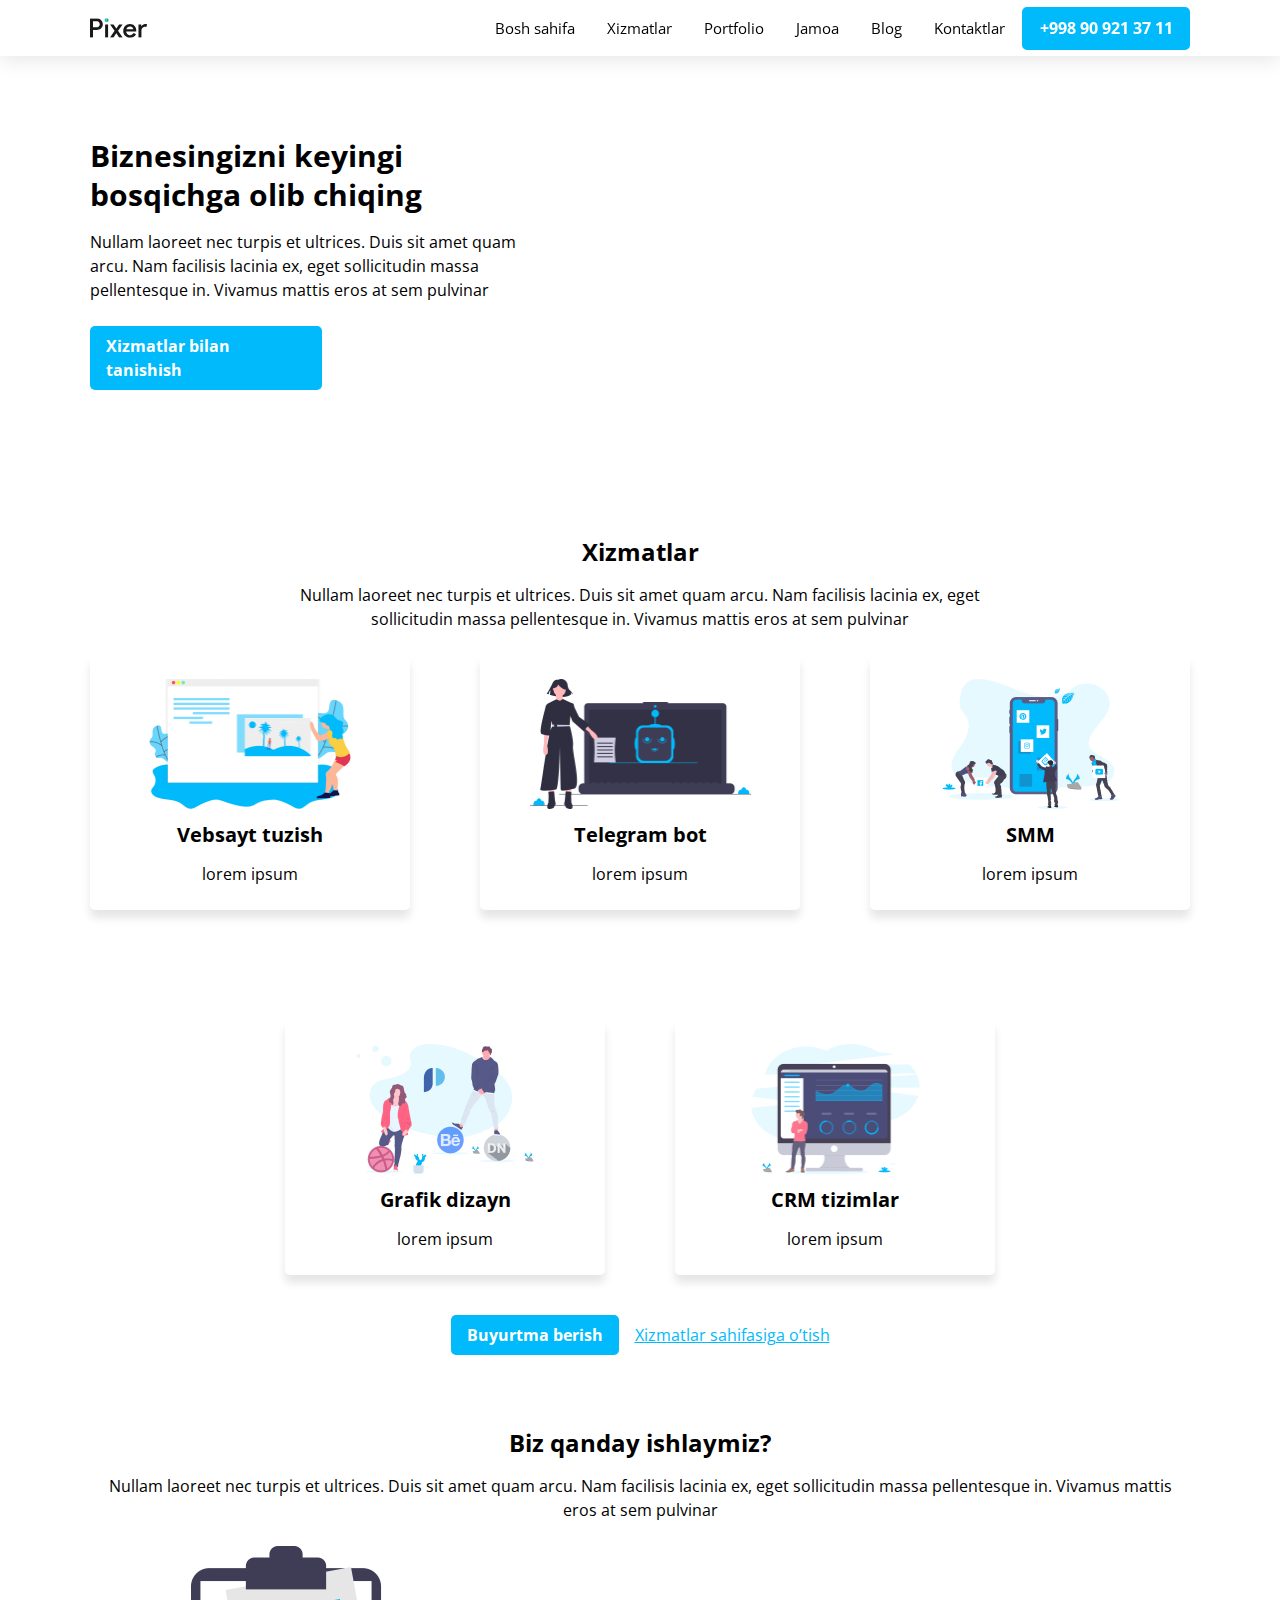
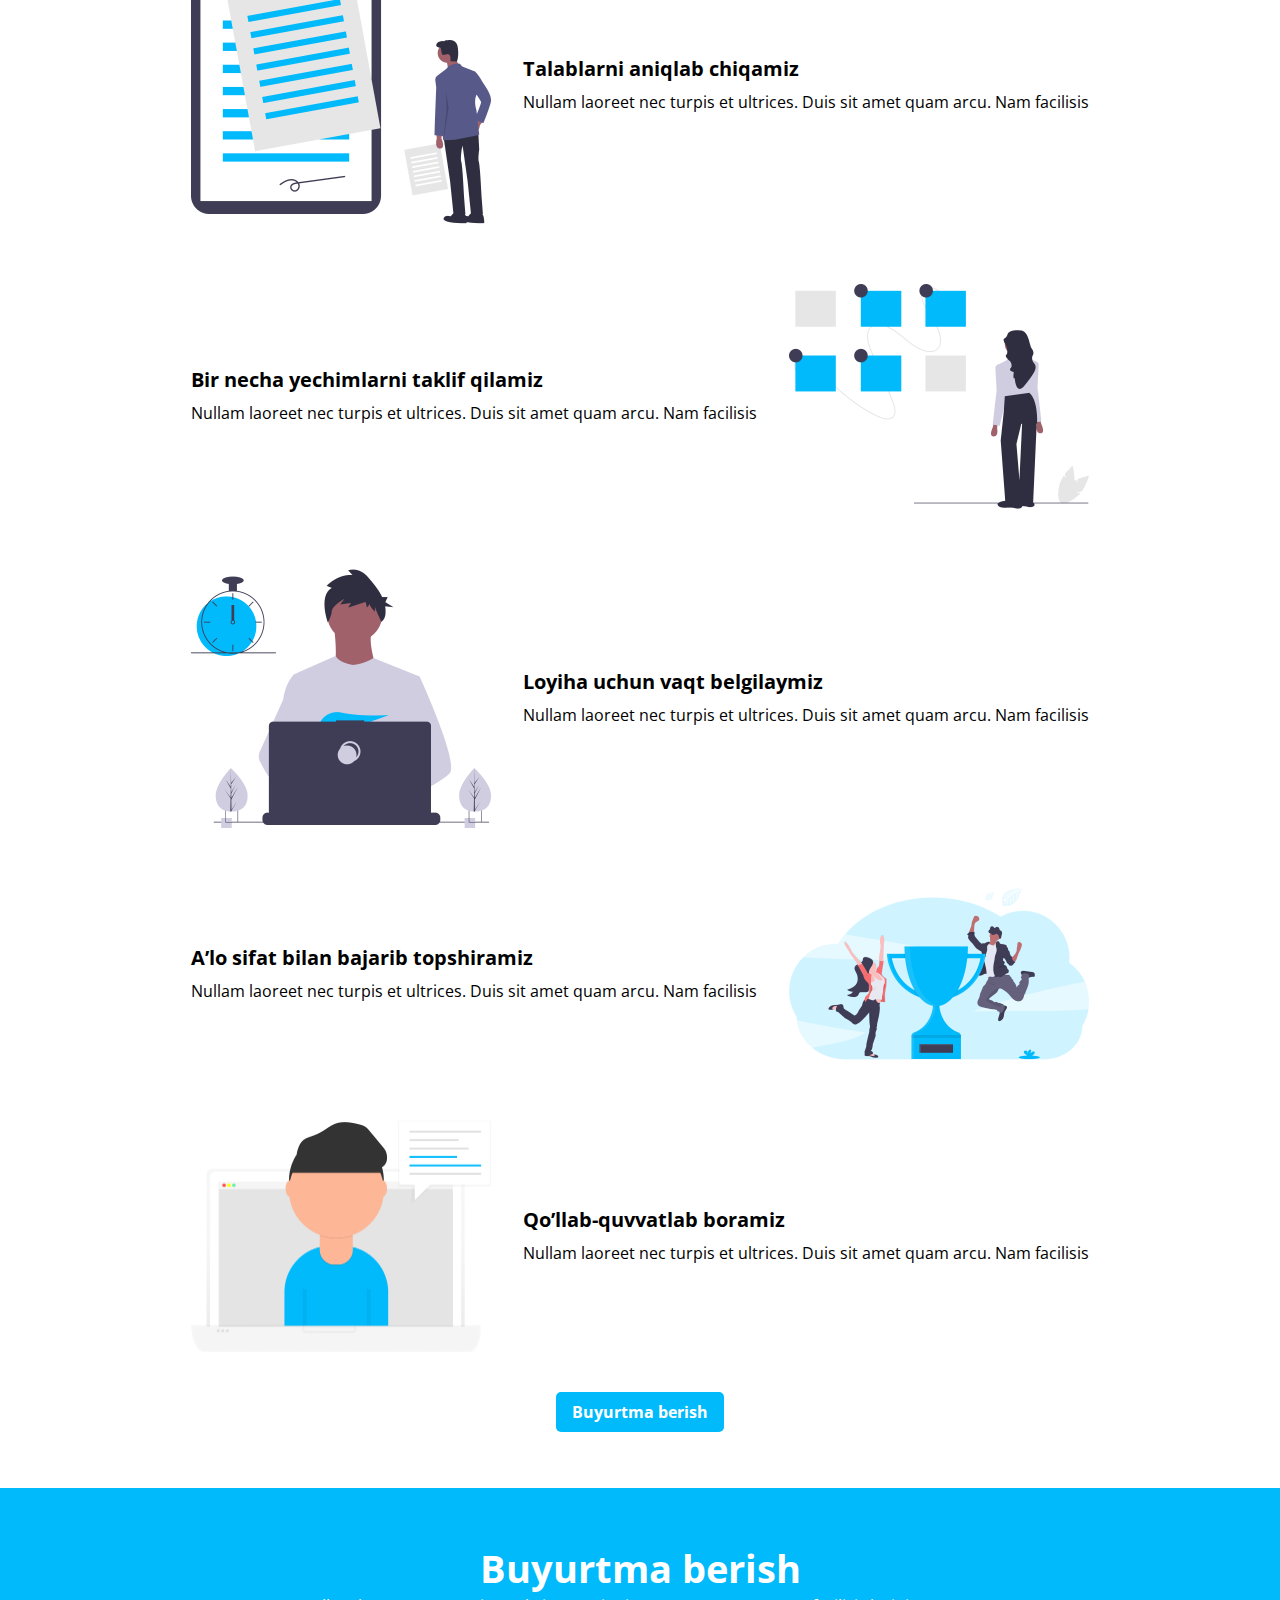
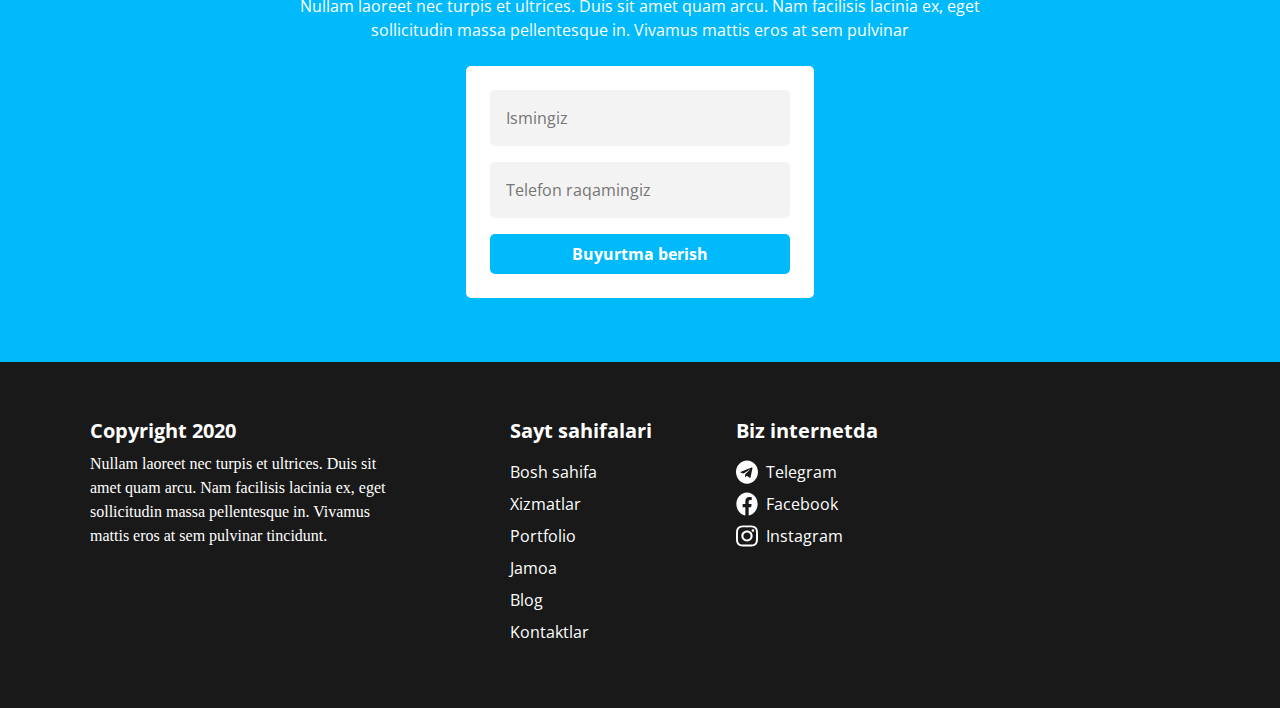
<file: index.html>
<!DOCTYPE html>
<html lang="uz">
  <head>
    <meta charset="UTF-8" />
    <meta http-equiv="X-UA-Compatible" content="IE=edge" />
    <meta name="viewport" content="width=device-width, initial-scale=1.0" />
    <title>Pixer</title>
    <!-- google fonts -->
    <link rel="preconnect" href="https://fonts.googleapis.com" />
    <link rel="preconnect" href="https://fonts.gstatic.com" crossorigin />
    <link
      href="https://fonts.googleapis.com/css2?family=Open+Sans:wght@400;700&display=swap"
      rel="stylesheet"
    />
    <!-- Styles -->
    <link rel="stylesheet" href="./css/normalize.css" />
    <link rel="stylesheet" href="./css/style.css" />
  </head>
  <body>
    <!-- header -->
    <header class="header">
      <div class="container">
        <a class="header-logo" href="./index.html">
          <img
            class="header-logo-icon"
            src="./images/svg/pixer-logo.svg"
            alt="pixer logo"
            width="58"
            height="20"
          />
        </a>
        <nav class="header-nav">
          <ul class="header-nav-list">
            <li class="header-nav-item">
              <a class="header-nav-link" href="#">Bosh sahifa</a>
            </li>
            <li class="header-nav-item header-nav-services">
              <a class="header-nav-link" href="./pages/services.html"
                >Xizmatlar</a
              >
              <ul class="dropdown">
                <li class="dropdown-item">
                  <a class="dropdown-link" href="#">Vebsayt</a>
                </li>
                <li class="dropdown-item">
                  <a class="dropdown-link" href="#">Telegram bot</a>
                </li>
                <li class="dropdown-item">
                  <a class="dropdown-link" href="#">SMM</a>
                </li>
                <li class="dropdown-item">
                  <a class="dropdown-link" href="#">Grafik dizayn</a>
                </li>
                <li class="dropdown-item">
                  <a class="dropdown-link" href="#">CRM tizim</a>
                </li>
              </ul>
            </li>
            <li class="header-nav-item">
              <a class="header-nav-link" href="#">Portfolio</a>
            </li>
            <li class="header-nav-item">
              <a class="header-nav-link" href="#">Jamoa</a>
            </li>
            <li class="header-nav-item">
              <a class="header-nav-link" href="#">Blog</a>
            </li>
            <li class="header-nav-item">
              <a class="header-nav-link" href="#">Kontaktlar</a>
            </li>
          </ul>
        </nav>
        <a class="primary-btn header-btn" href="tel:+998 90 921 37 11"
          >+998 90 921 37 11</a
        >
      </div>
    </header>
    <!-- header end -->

    <!-- main -->
    <main class="main">
      <!-- hero -->
      <section class="hero">
        <div class="hero-container container">
          <div class="hero-text-wrapper">
            <div class="hero-title">
              Biznesingizni keyingi bosqichga olib chiqing
            </div>
            <div class="hero-text">
              Nullam laoreet nec turpis et ultrices. Duis sit amet quam arcu.
              Nam facilisis lacinia ex, eget sollicitudin massa pellentesque in.
              Vivamus mattis eros at sem pulvinar
            </div>
            <a class="primary-btn hero-btn" href="#"
              >Xizmatlar bilan tanishish</a
            >
          </div>
          <div class="hero-youtube">
            <iframe
              width="458"
              height="258"
              src="https://www.youtube.com/embed/6_pru8U2RmM"
              title="YouTube video player"
              frameborder="0"
              allow="accelerometer; autoplay; clipboard-write; encrypted-media; gyroscope; picture-in-picture; web-share"
              allowfullscreen
            ></iframe>
          </div>
        </div>
      </section>

      <section class="services">
        <div class="services-container container">
          <h1 class="services-title">Xizmatlar</h1>
          <p class="services-text">
            Nullam laoreet nec turpis et ultrices. Duis sit amet quam arcu. Nam
            facilisis lacinia ex, eget sollicitudin massa pellentesque in.
            Vivamus mattis eros at sem pulvinar
          </p>
          <div class="card-wrapper">
            <div class="card">
              <img
                class="card-img card-img1"
                src="./images/png/website-illustration@2x.png"
                alt="web"
              />
              <h1 class="card-title">Vebsayt tuzish</h1>
              <p class="card-text">lorem ipsum</p>
            </div>
            <div class="card">
              <img
                class="card-img card-img2"
                src="./images/png/bot-illustration@2x.png"
                alt="bot"
              />
              <h1 class="card-title">Telegram bot</h1>
              <p class="card-text">lorem ipsum</p>
            </div>
            <div class="card">
              <img
                class="card-img card-img3"
                src="./images/png/smm-illustration@2x.png"
                alt="smm"
              />
              <h1 class="card-title">SMM</h1>
              <p class="card-text">lorem ipsum</p>
            </div>
            <div class="card">
              <img
                class="card-img card-img4"
                src="./images/png/design-illustration@2x.png"
                alt="design"
              />
              <h1 class="card-title">Grafik dizayn</h1>
              <p class="card-text">lorem ipsum</p>
            </div>
            <div class="card">
              <img
                class="card-img card-img5"
                src="./images/png/crm-illustration@2x.png"
                alt="crm"
              />
              <h1 class="card-title">CRM tizimlar</h1>
              <p class="card-text">lorem ipsum</p>
            </div>
          </div>
          <div class="services-links">
            <a href="#" class="primary-btn services-btn">Buyurtma berish</a>
            <a href="#" class="services-link">Xizmatlar sahifasiga o’tish</a>
          </div>
        </div>
      </section>
      <section class="work">
        <div class="work-container container">
          <h1 class="work-title">Biz qanday ishlaymiz?</h1>
          <p class="work-text">
            Nullam laoreet nec turpis et ultrices. Duis sit amet quam arcu. Nam
            facilisis lacinia ex, eget sollicitudin massa pellentesque in.
            Vivamus mattis eros at sem pulvinar
          </p>
          <ul class="frame-wrapper">
            <li class="frame">
              <img
                class="frame-img"
                src="./images/png/step-illlustration@2x.png"
                alt="frame1"
              />
              <div class="frame-content">
                <h2 class="frame-title">Talablarni aniqlab chiqamiz</h2>
                <p class="frame-text">
                  Nullam laoreet nec turpis et ultrices. Duis sit amet quam
                  arcu. Nam facilisis
                </p>
              </div>
            </li>
            <li class="frame revers">
              <img
                class="frame-img"
                src="./images/png/step-illlustration2@2x.png"
                alt="frame1"
              />
              <div class="frame-content">
                <h2 class="frame-title">
                  Bir necha yechimlarni taklif qilamiz
                </h2>
                <p class="frame-text">
                  Nullam laoreet nec turpis et ultrices. Duis sit amet quam
                  arcu. Nam facilisis
                </p>
              </div>
            </li>
            <li class="frame">
              <img
                class="frame-img"
                src="./images/png/step-illustration3@2x.png"
                alt="frame1"
              />
              <div class="frame-content">
                <h2 class="frame-title">Loyiha uchun vaqt belgilaymiz</h2>
                <p class="frame-text">
                  Nullam laoreet nec turpis et ultrices. Duis sit amet quam
                  arcu. Nam facilisis
                </p>
              </div>
            </li>
            <li class="frame revers">
              <img
                class="frame-img"
                src="./images/png/step-illustration4@2x.png"
                alt="frame1"
              />
              <div class="frame-content">
                <h2 class="frame-title">
                  A’lo sifat bilan bajarib topshiramiz
                </h2>
                <p class="frame-text">
                  Nullam laoreet nec turpis et ultrices. Duis sit amet quam
                  arcu. Nam facilisis
                </p>
              </div>
            </li>
            <li class="frame">
              <img
                class="frame-img"
                src="./images/png/step-illustration5@2x.png"
                alt="frame1"
              />
              <div class="frame-content">
                <h2 class="frame-title">Qo’llab-quvvatlab boramiz</h2>
                <p class="frame-text">
                  Nullam laoreet nec turpis et ultrices. Duis sit amet quam
                  arcu. Nam facilisis
                </p>
              </div>
            </li>
          </ul>
          <a class="primary-btn work-btn" href="#">Buyurtma berish</a>
        </div>
      </section>
    </main>
    <!-- main end -->

    <!-- form -->
    <section class="orderform" id="orderform">
      <div class="orderform-container container">
        <h3 class="orderform-title">Buyurtma berish</h3>
        <p class="orderform-desc">
          Nullam laoreet nec turpis et ultrices. Duis sit amet quam arcu. Nam
          facilisis lacinia ex, eget sollicitudin massa pellentesque in. Vivamus
          mattis eros at sem pulvinar
        </p>
        <form class="orderform-form" action="https://echo.htmlacademy.ru">
          <input type="text" name="ism" placeholder="Ismingiz" required />
          <input
            type="text"
            name="tel"
            placeholder="Telefon raqamingiz"
            required
          />
          <input
            class="form-btn primary-btn"
            type="submit"
            value="Buyurtma berish"
          />
        </form>
      </div>
    </section>
    <!-- form end -->

    <!-- footer -->
    <footer class="footer">
      <section class="footer-container container">
        <div class="copyright">
          <h3 class="footer-title">Copyright 2020</h3>
          <div class="copyright-desc">
            Nullam laoreet nec turpis et ultrices. Duis sit amet quam arcu. Nam
            facilisis lacinia ex, eget sollicitudin massa pellentesque in.
            Vivamus mattis eros at sem pulvinar tincidunt.
          </div>
        </div>
        <ul class="footer-list footer-list1">
          <li class="footer-list__item">
            <h3 class="footer-title">Sayt sahifalari</h3>
          </li>
          <li class="footer-list__item">
            <a class="footer-list__link" href="./index.html">Bosh sahifa</a>
          </li>
          <li class="footer-list__item">
            <a class="footer-list__link" href="#">Xizmatlar</a>
          </li>
          <li class="footer-list__item">
            <a class="footer-list__link" href="#">Portfolio</a>
          </li>
          <li class="footer-list__item">
            <a class="footer-list__link" href="#">Jamoa</a>
          </li>
          <li class="footer-list__item">
            <a class="footer-list__link" href="#">Blog</a>
          </li>
          <li class="footer-list__item">
            <a class="footer-list__link" href="#">Kontaktlar</a>
          </li>
        </ul>
        <ul class="footer-list footer-list2">
          <li class="footer-list__item">
            <h3 class="footer-title">Biz internetda</h3>
          </li>
          <li class="footer-list__item">
            <img
              src="./images/svg/telegram.svg"
              alt="Telegram"
              class="footer-list__icon"
            />
            <a class="footer-list__link" href="./index.html">Telegram</a>
          </li>
          <li class="footer-list__item">
            <img
              src="./images/svg/facebook.svg"
              alt="Facebook"
              class="footer-list__icon"
            />
            <a class="footer-list__link" href="#">Facebook</a>
          </li>
          <li class="footer-list__item">
            <img
              src="./images/svg/instagram.svg"
              alt="Instagram"
              class="footer-list__icon"
            />
            <a class="footer-list__link" href="#">Instagram</a>
          </li>
        </ul>
      </section>
    </footer>
  </body>
</html>
</file>
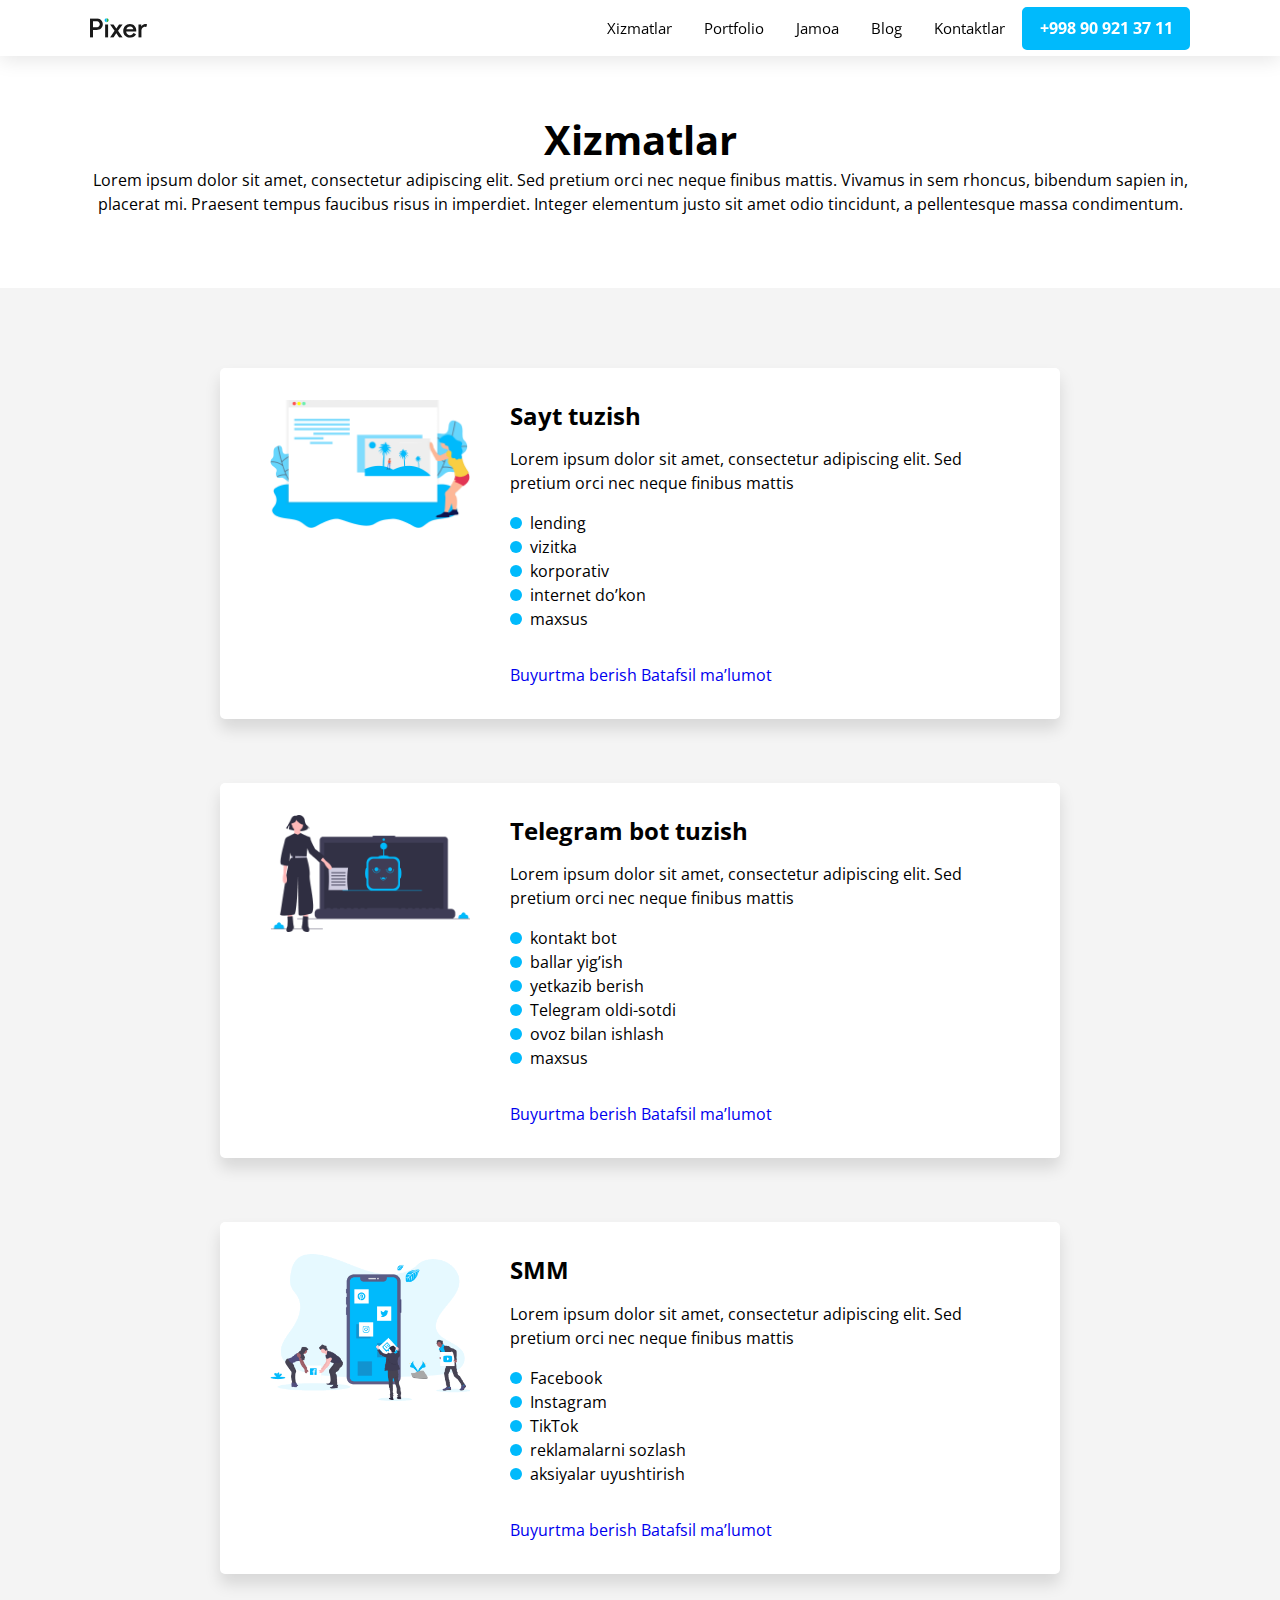
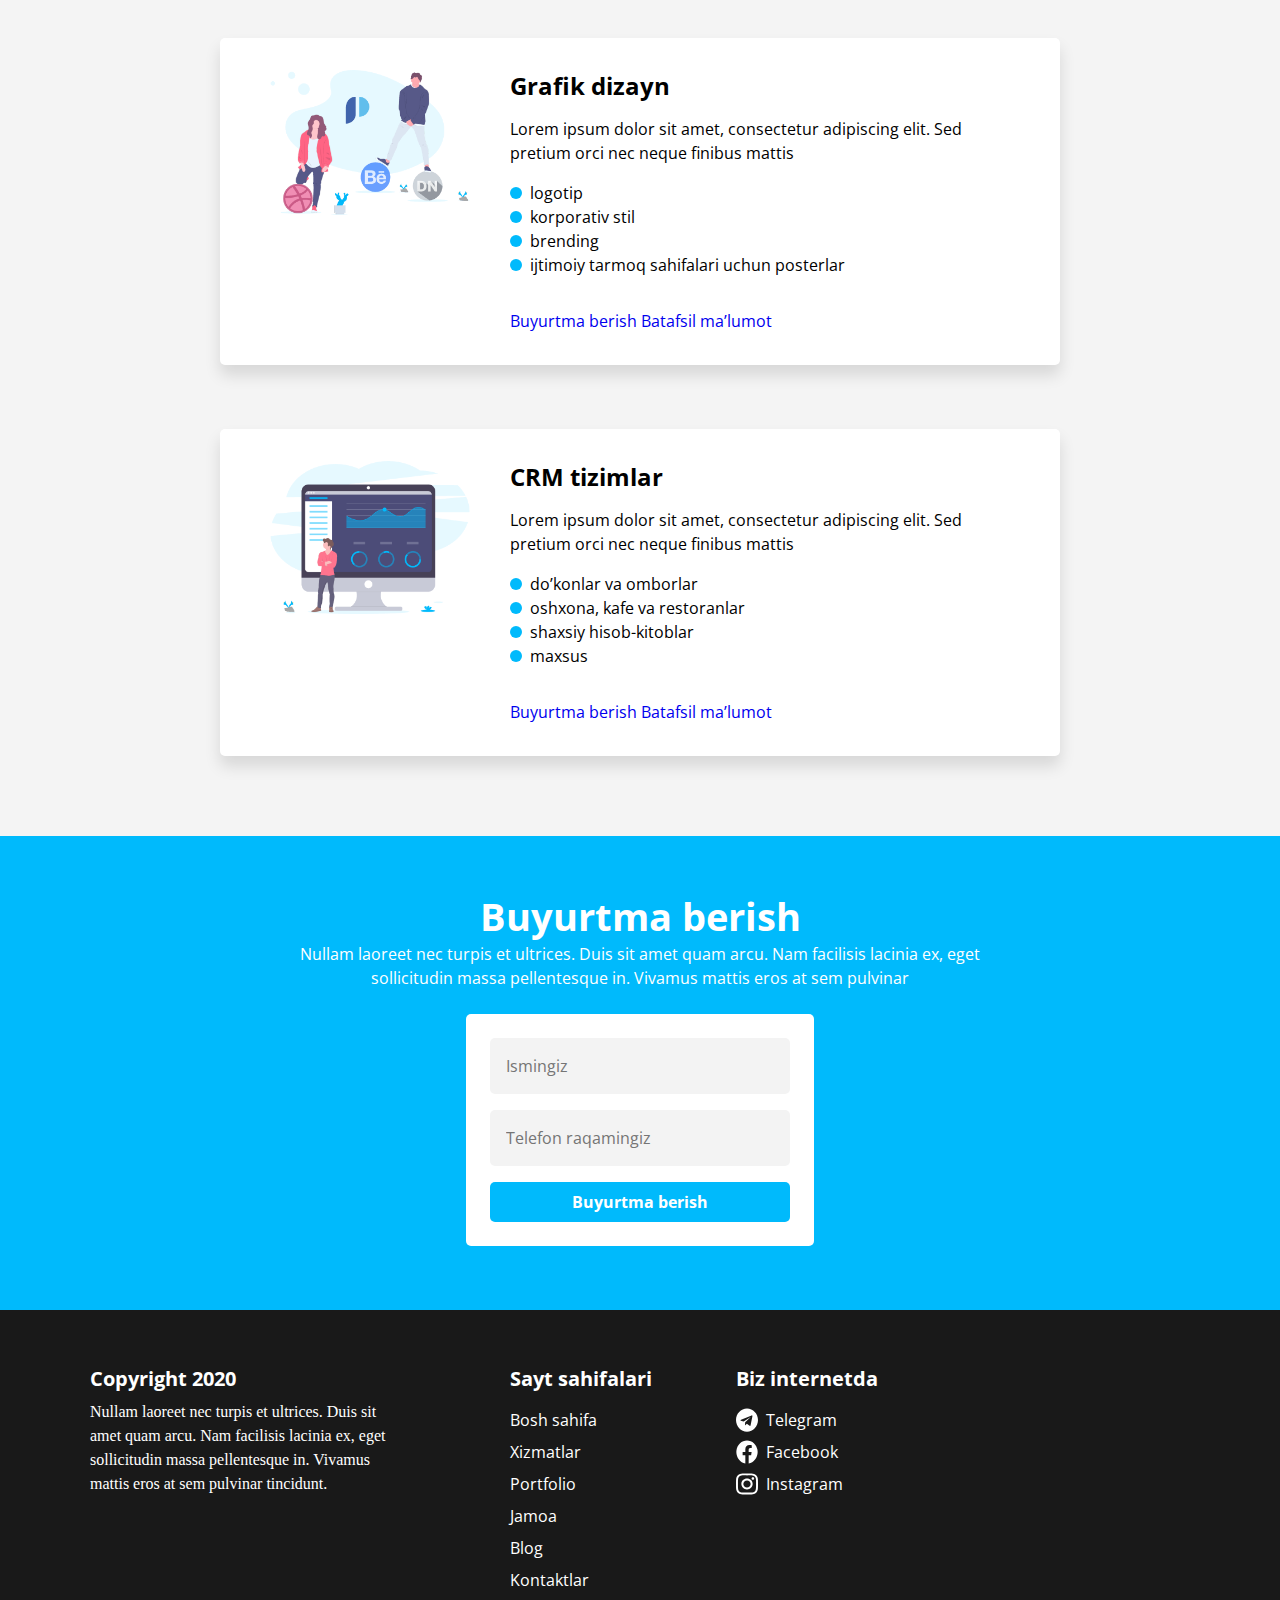
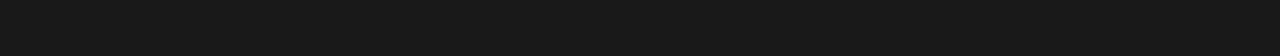
<file: pages/services.html>
<!DOCTYPE html>
<html lang="uz">
  <head>
    <meta charset="UTF-8" />
    <meta http-equiv="X-UA-Compatible" content="IE=edge" />
    <meta name="viewport" content="width=device-width, initial-scale=1.0" />
    <title>Xizmatlar</title>
    <!-- google fonts -->
    <link rel="preconnect" href="https://fonts.googleapis.com" />
    <link rel="preconnect" href="https://fonts.gstatic.com" crossorigin />
    <link
      href="https://fonts.googleapis.com/css2?family=Open+Sans:wght@400;700&display=swap"
      rel="stylesheet"
    />
    <!-- Styles -->
    <link rel="stylesheet" href="../css/normalize.css" />
    <link rel="stylesheet" href="../css/style.css" />
  </head>
  <body>
    <!-- header -->
    <header class="header">
      <div class="container">
        <a class="header-logo" href="../index.html">
          <img
            class="header-logo-icon"
            src="../images/svg/pixer-logo.svg"
            alt="pixer logo"
            width="58"
            height="20"
          />
        </a>
        <nav class="header-nav">
          <ul class="header-nav-list">
            <li class="header-nav-item header-nav-services">
              <a class="header-nav-link" href="#">Xizmatlar</a>
              <ul class="dropdown">
                <li class="dropdown-item">
                  <a class="dropdown-link" href="#">Vebsayt</a>
                </li>
                <li class="dropdown-item">
                  <a class="dropdown-link" href="#">Telegram bot</a>
                </li>
                <li class="dropdown-item">
                  <a class="dropdown-link" href="#">SMM</a>
                </li>
                <li class="dropdown-item">
                  <a class="dropdown-link" href="#">Grafik dizayn</a>
                </li>
                <li class="dropdown-item">
                  <a class="dropdown-link" href="#">CRM tizim</a>
                </li>
              </ul>
            </li>
            <li class="header-nav-item">
              <a class="header-nav-link" href="#">Portfolio</a>
            </li>
            <li class="header-nav-item">
              <a class="header-nav-link" href="#">Jamoa</a>
            </li>
            <li class="header-nav-item">
              <a class="header-nav-link" href="#">Blog</a>
            </li>
            <li class="header-nav-item">
              <a class="header-nav-link" href="#">Kontaktlar</a>
            </li>
          </ul>
        </nav>
        <a class="primary-btn header-btn" href="tel:+998 90 921 37 11"
          >+998 90 921 37 11</a
        >
      </div>
    </header>
    <!-- header end -->

    <!-- main -->
    <main class="main">
      <section class="ser">
        <div class="ser-container container">
          <h3 class="ser-title ser-title">Xizmatlar</h3>
          <p class="ser-desc">
            Lorem ipsum dolor sit amet, consectetur adipiscing elit. Sed pretium
            orci nec neque finibus mattis. Vivamus in sem rhoncus, bibendum
            sapien in, placerat mi. Praesent tempus faucibus risus in imperdiet.
            Integer elementum justo sit amet odio tincidunt, a pellentesque
            massa condimentum.
          </p>
        </div>
      </section>

      <section class="frames">
        <div class="frames-container container">
          <div class="frames-wrapper">
            <img
              class="frames-img"
              src="../images/png/website-illustration@2x.png"
              alt="illustration"
            />
            <div class="frames-card">
              <h2 class="frames-card-title">Sayt tuzish</h2>
              <p class="freames-card-desc">
                Lorem ipsum dolor sit amet, consectetur adipiscing elit. Sed
                pretium orci nec neque finibus mattis
              </p>
              <ul class="frames-card__list">
                <li class="frames-card__item">
                  <span class="circle"></span>
                  <p class="text">lending</p>
                </li>
                <li class="frames-card__item">
                  <span class="circle"></span>
                  <p class="text">vizitka</p>
                </li>
                <li class="frames-card__item">
                  <span class="circle"></span>
                  <p class="text">korporativ</p>
                </li>
                <li class="frames-card__item">
                  <span class="circle"></span>
                  <p class="text">internet do’kon</p>
                </li>
                <li class="frames-card__item">
                  <span class="circle"></span>
                  <p class="text">maxsus</p>
                </li>
              </ul>
              <div class="frames-card__links">
                <a href="#orderform" class="services-link-1 btn"
                  >Buyurtma berish</a
                >
                <a href="#" class="services-link-2 btn">Batafsil ma’lumot</a>
              </div>
            </div>
          </div>
          <div class="frames-wrapper">
            <img
              class="frames-img"
              src="../images/png/bot-illustration@2x.png"
              alt="illustration"
            />
            <div class="frames-card">
              <h2 class="frames-card-title">Telegram bot tuzish</h2>
              <p class="freames-card-desc">
                Lorem ipsum dolor sit amet, consectetur adipiscing elit. Sed
                pretium orci nec neque finibus mattis
              </p>
              <ul class="frames-card__list">
                <li class="frames-card__item">
                  <span class="circle"></span>
                  <p class="text">kontakt bot</p>
                </li>
                <li class="frames-card__item">
                  <span class="circle"></span>
                  <p class="text">ballar yig’ish</p>
                </li>
                <li class="frames-card__item">
                  <span class="circle"></span>
                  <p class="text">yetkazib berish</p>
                </li>
                <li class="frames-card__item">
                  <span class="circle"></span>
                  <p class="text">Telegram oldi-sotdi</p>
                </li>
                <li class="frames-card__item">
                  <span class="circle"></span>
                  <p class="text">ovoz bilan ishlash</p>
                </li>
                <li class="frames-card__item">
                  <span class="circle"></span>
                  <p class="text">maxsus</p>
                </li>
              </ul>
              <div class="frames-card__links">
                <a href="#orderform" class="services-link-1 btn"
                  >Buyurtma berish</a
                >
                <a href="#" class="services-link-2 btn">Batafsil ma’lumot</a>
              </div>
            </div>
          </div>
          <div class="frames-wrapper">
            <img
              class="frames-img"
              src="../images/png/smm-illustration@2x.png"
              alt="illustration"
            />
            <div class="frames-card">
              <h2 class="frames-card-title">SMM</h2>
              <p class="freames-card-desc">
                Lorem ipsum dolor sit amet, consectetur adipiscing elit. Sed
                pretium orci nec neque finibus mattis
              </p>
              <ul class="frames-card__list">
                <li class="frames-card__item">
                  <span class="circle"></span>
                  <p class="text">Facebook</p>
                </li>
                <li class="frames-card__item">
                  <span class="circle"></span>
                  <p class="text">Instagram</p>
                </li>
                <li class="frames-card__item">
                  <span class="circle"></span>
                  <p class="text">TikTok</p>
                </li>
                <li class="frames-card__item">
                  <span class="circle"></span>
                  <p class="text">reklamalarni sozlash</p>
                </li>
                <li class="frames-card__item">
                  <span class="circle"></span>
                  <p class="text">aksiyalar uyushtirish</p>
                </li>
              </ul>
              <div class="frames-card__links">
                <a href="#orderform" class="services-link-1 btn"
                  >Buyurtma berish</a
                >
                <a href="#" class="services-link-2 btn">Batafsil ma’lumot</a>
              </div>
            </div>
          </div>
          <div class="frames-wrapper">
            <img
              class="frames-img"
              src="../images/png/design-illustration@2x.png"
              alt="illustration"
            />
            <div class="frames-card">
              <h2 class="frames-card-title">Grafik dizayn</h2>
              <p class="freames-card-desc">
                Lorem ipsum dolor sit amet, consectetur adipiscing elit. Sed
                pretium orci nec neque finibus mattis
              </p>
              <ul class="frames-card__list">
                <li class="frames-card__item">
                  <span class="circle"></span>
                  <p class="text">logotip</p>
                </li>
                <li class="frames-card__item">
                  <span class="circle"></span>
                  <p class="text">korporativ stil</p>
                </li>
                <li class="frames-card__item">
                  <span class="circle"></span>
                  <p class="text">brending</p>
                </li>
                <li class="frames-card__item">
                  <span class="circle"></span>
                  <p class="text">ijtimoiy tarmoq sahifalari uchun posterlar</p>
                </li>
              </ul>
              <div class="frames-card__links">
                <a href="#orderform" class="services-link-1 btn"
                  >Buyurtma berish</a
                >
                <a href="#" class="services-link-2 btn">Batafsil ma’lumot</a>
              </div>
            </div>
          </div>
          <div class="frames-wrapper">
            <img
              class="frames-img"
              src="../images/png/crm-illustration@2x.png"
              alt="crm-illustration"
            />
            <div class="frames-card">
              <h2 class="frames-card-title">CRM tizimlar</h2>
              <p class="freames-card-desc">
                Lorem ipsum dolor sit amet, consectetur adipiscing elit. Sed
                pretium orci nec neque finibus mattis
              </p>
              <ul class="frames-card__list">
                <li class="frames-card__item">
                  <span class="circle"></span>
                  <p class="text">do’konlar va omborlar</p>
                </li>
                <li class="frames-card__item">
                  <span class="circle"></span>
                  <p class="text">oshxona, kafe va restoranlar</p>
                </li>
                <li class="frames-card__item">
                  <span class="circle"></span>
                  <p class="text">shaxsiy hisob-kitoblar</p>
                </li>
                <li class="frames-card__item">
                  <span class="circle"></span>
                  <p class="text">maxsus</p>
                </li>
              </ul>
              <div class="frames-card__links">
                <a href="#orderform" class="services-link-1 btn"
                  >Buyurtma berish</a
                >
                <a href="#" class="services-link-2 btn">Batafsil ma’lumot</a>
              </div>
            </div>
          </div>
        </div>
      </section>
      <section class="orderform" id="orderform">
        <div class="orderform-container container">
          <h3 class="orderform-title">Buyurtma berish</h3>
          <p class="orderform-desc">
            Nullam laoreet nec turpis et ultrices. Duis sit amet quam arcu. Nam
            facilisis lacinia ex, eget sollicitudin massa pellentesque in.
            Vivamus mattis eros at sem pulvinar
          </p>
          <form class="orderform-form" action="https://echo.htmlacademy.ru">
            <input type="text" name="ism" placeholder="Ismingiz" required />
            <input
              type="text"
              name="tel"
              placeholder="Telefon raqamingiz"
              required
            />
            <input
              class="form-btn primary-btn"
              type="submit"
              value="Buyurtma berish"
            />
          </form>
        </div>
      </section>
    </main>
    <!-- main end -->
    <!-- footer -->
    <footer class="footer">
      <section class="footer-container container">
        <div class="copyright">
          <h3 class="footer-title">Copyright 2020</h3>
          <div class="copyright-desc">
            Nullam laoreet nec turpis et ultrices. Duis sit amet quam arcu. Nam
            facilisis lacinia ex, eget sollicitudin massa pellentesque in.
            Vivamus mattis eros at sem pulvinar tincidunt.
          </div>
        </div>
        <ul class="footer-list footer-list1">
          <li class="footer-list__item">
            <h3 class="footer-title">Sayt sahifalari</h3>
          </li>
          <li class="footer-list__item">
            <a class="footer-list__link" href="../index.html">Bosh sahifa</a>
          </li>
          <li class="footer-list__item">
            <a class="footer-list__link" href="#">Xizmatlar</a>
          </li>
          <li class="footer-list__item">
            <a class="footer-list__link" href="#">Portfolio</a>
          </li>
          <li class="footer-list__item">
            <a class="footer-list__link" href="#">Jamoa</a>
          </li>
          <li class="footer-list__item">
            <a class="footer-list__link" href="#">Blog</a>
          </li>
          <li class="footer-list__item">
            <a class="footer-list__link" href="#">Kontaktlar</a>
          </li>
        </ul>
        <ul class="footer-list footer-list2">
          <li class="footer-list__item">
            <h3 class="footer-title">Biz internetda</h3>
          </li>
          <li class="footer-list__item">
            <img
              src="../images/svg/telegram.svg"
              alt="Telegram"
              class="footer-list__icon"
            />
            <a class="footer-list__link" href="./index.html">Telegram</a>
          </li>
          <li class="footer-list__item">
            <img
              src="../images/svg/facebook.svg"
              alt="Facebook"
              class="footer-list__icon"
            />
            <a class="footer-list__link" href="#">Facebook</a>
          </li>
          <li class="footer-list__item">
            <img
              src="../images/svg/instagram.svg"
              alt="Instagram"
              class="footer-list__icon"
            />
            <a class="footer-list__link" href="#">Instagram</a>
          </li>
        </ul>
      </section>
    </footer>
    <!-- footer end -->
  </body>
</html>
</file>
<file: css/style.css>
/* global styles */
*,
*::after,
*::before {
  box-sizing: border-box;
  margin: 0;
  padding: 0;
}

*:focus {
  outline: 2px dashed #00bafc;
}

html {
  height: 100%;
  scroll-behavior: smooth;
}

body {
  height: 100%;
  display: flex;
  flex-direction: column;
  font-family: "Open Sans", "Arial", sans-serif;
  font-weight: 400;
  font-size: 16px;
  line-height: 24px;
  color: #000;
}
.container {
  width: 100%;
  max-width: 1140px;
  padding: 0 20px;
  margin: 0 auto;
}
h1,
h2,
h3,
h4,
h5 {
  font-weight: 700;
}
ol,
ul {
  list-style: none;
}
a {
  text-decoration: none;
}
.section-title {
  font-size: 24px;
  line-height: 31px;
}
.inner-title {
  font-size: 20px;
  line-height: 26px;
}
.primary-btn {
  padding: 8px 16px;
  border-radius: 5px;
  background-color: #00bafc;
  font-weight: 700;
  font-size: 16px;
  line-height: 24px;
  color: #fff;
  text-decoration: none;
  display: inline-block;
}
/* header styles */

.header {
  width: 100%;
  position: fixed;
  top: 0;
  left: 0;
  background-color: #fff;
  box-shadow: 0px 4px 20px 0px rgba(0, 0, 0, 0.1);
}
.header .container {
  display: flex;
  align-items: center;
}
.header-logo {
  display: flex;
  margin-right: auto;
}
.header-logo:hover {
  opacity: 0.8;
}
.header-logo:active {
  opacity: 0.4;
}

.header-logo-icon {
  width: 58px;
  height: 20px;
}
.header-nav {
  margin-right: 1px;
}
.header-nav-list {
  display: flex;
  align-items: center;
  list-style: none;
}
.header-nav-link {
  text-decoration: none;
  font-size: 15px;
  line-height: 24px;
  color: #000;
  padding: 16px;
  display: flex;
  position: relative;
}
.header-nav-link::after {
  content: "";
  width: 0%;
  height: 3px;
  background-color: #191919;
  position: absolute;
  bottom: 0;
  left: 0;
}
.header-nav-link:hover::after {
  width: 100%;
}
.header-nav-link:active {
  background-color: rgba(25, 25, 25, 0.7);
  color: #fff;
}
.header-nav-link:active::after {
  visibility: hidden;
}
.header-btn {
  border: 3px solid #00bafc;
  padding: 6.5px 14.5px;
}
.header-btn:hover {
  background-color: #fff;
  color: #00bafc;
}
.header-btn:active {
  background-color: rgba(0, 186, 252, 0.6);
  color: #fff;
}
.header-nav-services:hover .dropdown {
  visibility: visible;
}
.dropdown {
  display: flex;
  flex-direction: column;
  list-style: none;
  position: absolute;
  background-color: #fff;
  box-shadow: 0px 4px 24px 0px rgba(0, 0, 0, 0.1);
  visibility: hidden;
}
.dropdown-link {
  width: 100%;
  padding: 8px 16px;
  text-decoration: none;
  color: #000;
  display: inline-block;
}
.dropdown-link:hover {
  background-color: #00bafc;
  color: #fff;
}
.dropdown-link:active {
  opacity: 0.6;
}

/* header styles end*/

/* main styles */
main {
  flex-grow: 1;
}

/* hero section styles */
.hero {
  padding: 136px 0 80px;
}
.hero-container {
  gap: 172px;
  display: flex;
}
.hero-text-wrapper {
  display: flex;
  flex-direction: column;
}
.hero-title {
  width: 100%;
  max-width: 470px;
  font-style: normal;
  font-weight: 700;
  font-size: 30px;
  line-height: 39px;
  margin-bottom: 16px;
}
.hero-text {
  width: 100%;
  max-width: 465px;
  font-style: normal;
  font-weight: 400;
  font-size: 16px;
  line-height: 24px;
  margin-bottom: 24px;
}
.hero-btn {
  max-width: 232px;
  padding: 8px 16px;
}
.hero-btn:hover {
  opacity: 0.8;
}
.hero-btn:active {
  opacity: 0.6;
}

/* services styles*/
.services {
  width: 100%;
}
.services-container {
  display: flex;
  flex-direction: column;
  align-items: center;
}
.services-title {
  margin-top: 56px;
  font-weight: 700;
  font-size: 24px;
  line-height: 31px;
}
.services-text {
  width: 100%;
  max-width: 719px;
  text-align: center;
  font-weight: 400;
  font-size: 16px;
  line-height: 24px;
  margin-bottom: 24px;
}
.card-wrapper {
  display: flex;
  flex-wrap: wrap;
  justify-content: center;
  gap: 70px;
}
.card {
  width: 320px;
  padding: 24px 0;
  display: flex;
  flex-direction: column;
  align-items: center;
  background: #ffffff;
  box-shadow: 0px 8px 8px rgba(0, 0, 0, 0.1);
  border-radius: 5px;
  margin-bottom: 40px;
}
.card:hover {
  box-shadow: 0px 12px 21px rgba(0, 0, 0, 0.1);
}
.card:active {
  box-shadow: 0px 4px 41px rgba(0, 0, 0, 0.2);
}
.card-img {
  height: 130px;
}
.card-img1 {
  width: 202px;
}
.card-img2 {
  width: 222px;
}
.card-img3 {
  width: 177px;
}
.card-img4 {
  width: 179px;
}
.card-img5 {
  width: 169px;
}
.card-title {
  font-weight: 700;
  font-size: 20px;
  line-height: 26px;
  text-align: center;
}
.card-text {
  font-weight: 400;
  font-size: 16px;
  line-height: 24px;
  text-align: center;
}
.services-links {
  display: flex;
  justify-content: center;
  align-items: center;
  gap: 16px;
}
.services-link {
  color: #00bafc;
  text-decoration: underline;
}
/* work styles */
.work {
  margin: 56px 0;
}
.work-container {
  display: flex;
  flex-direction: column;
  align-items: center;
}
.work-title {
  text-align: center;
  font-weight: 700;
  font-size: 24px;
  line-height: 31px;
  margin-bottom: 16px;
}
.work-text {
  text-align: center;
  margin-bottom: 24px;
}
.frame-wrapper {
  display: flex;
  flex-direction: column;
  gap: 60px;
}
.frame {
  display: flex;
  gap: 32px;
  align-items: center;
}
.revers {
  flex-direction: row-reverse;
}
.frame-img {
  width: 300px;
}
.frame-content {
  display: flex;
  flex-direction: column;
  gap: 8px;
}
.frame-title {
  font-weight: 700;
  font-size: 20px;
  line-height: 130%;
}
.work-btn {
  margin-top: 40px;
  justify-self: center;
}

/* form */
.orderform {
  width: 100%;
  background: #00bafc;
  padding-top: 56px;
  padding-bottom: 64px;
}

.orderform-container {
  display: -webkit-box;
  display: -ms-flexbox;
  display: flex;
  flex-direction: column;
  align-items: center;
}

.orderform-title {
  font-size: 2.4rem;
  line-height: 130%;
  color: #fff;
}

.orderform-desc {
  width: 100%;
  max-width: 720px;
  line-height: 150%;
  color: #ffffff;
  margin-bottom: 24px;
  text-align: center;
}

.orderform-form {
  display: flex;
  flex-direction: column;
  gap: 16px;
  padding: 24px;
  background: #ffffff;
  border-radius: 5px;
}

.orderform-form > input:not(:last-child) {
  width: 300px;
  background: #f3f3f3;
  border-radius: 5px;
  border: none;
  padding: 16px;
  line-height: 150%;
}

.form-btn {
  border: none;
}
/* form */

/* footer */
.footer {
  width: 100%;
  background: #191919;
}

.footer-container {
  color: #ffffff;
  padding-top: 56px;
  padding-bottom: 56px;
  display: flex;
}

.copyright,
.footer-list {
  display: flex;
  flex-direction: column;
  width: 226px;
}

.copyright {
  width: 100%;
  max-width: 320px;
  margin-right: 100px;
}

.footer-title {
  font-size: 20px;
  line-height: 130%;
}

.copyright-desc {
  width: 100%;
  max-width: 320px;
  font-family: "Open Sans Regular";
  line-height: 150%;
}

.footer-list__item,
.footer-title {
  margin-bottom: 8px;
}

.footer-list__item:hover:not(:first-child) {
  opacity: 0.8;
}

.footer-list__item:active:not(:first-child) {
  opacity: 0.6;
}

.footer-list2 .footer-list__item:hover .footer-list__link {
  color: #00bafc;
  opacity: 0.8;
}

.footer-list2 .footer-list__item:active:not(:first-child) .footer-list__link {
  color: #00bafc;
  opacity: 0.6;
}

.footer-list1 .footer-list__link:hover {
  color: #00bafc;
}

.footer-list1 .footer-list__link:active {
  color: #00bafc;
}

.footer-list2 .footer-list__item {
  display: flex;
  align-items: center;
  gap: 8px;
}

.footer-list__link {
  color: #ffffff;
}

/* SERVICES-FRAMES */
.ser {
  text-align: center;
  padding-top: 128px;
  padding-bottom: 72px;
}
.ser-title {
  margin-bottom: 16px;
}
.ser-desc {
}
.ser-title {
  font-size: 40px;
}

.frames {
  width: 100%;
  background-color: #f4f4f4;
}

.frames-container {
  display: flex;
  flex-direction: column;
  gap: 64px;
  padding: 80px 150px;
}

.frames-wrapper {
  display: flex;
  background: #ffffff;
  justify-content: center;
  box-shadow: 0px 10px 16px rgba(0, 0, 0, 0.12);
  border-radius: 5px;
  padding: 32px;
  gap: 40px;
}

.frames-img {
  align-self: flex-start;
}

.frames-card {
  display: flex;
  flex-direction: column;
  gap: 16px;
}

.circle {
  display: inline-block;
  width: 12px;
  height: 12px;
  background: #00bafc;
  border-radius: 50%;
}
.frames-img {
  width: 200px;
}
.frames-card-title {
  font-size: 24px;
  line-height: 130%;
}

.freames-card-desc {
  width: 100%;
  max-width: 500px;
  line-height: 24px;
}

.frames-card__list {
  margin-bottom: 16px;
}

.frames-card__item {
  display: flex;
  align-items: center;
  gap: 8px 8px;
  line-height: 24px;
}
</file>
